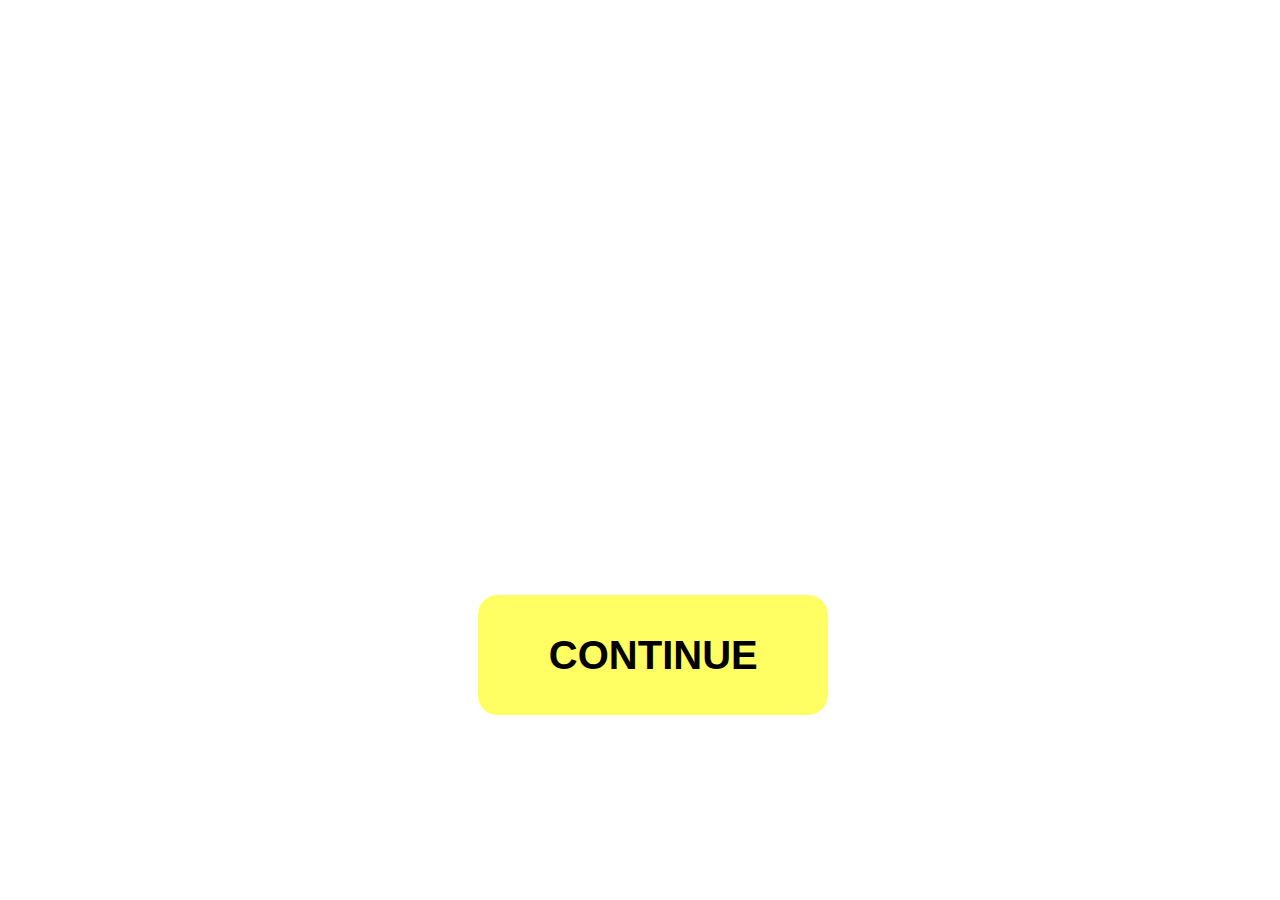
<file: Musical Animals/index.html>
<!DOCTYPE html>
<html lang="en">
<head>
    <meta charset="UTF-8">
    <meta http-equiv="X-UA-Compatible" content="IE=edge">
    <meta name="viewport" content="width=device-width, initial-scale=1.0">
    <title>Musical Animals</title>
    <link rel="stylesheet" href="index_style.css">
    <link rel="preconnect" href="https://fonts.googleapis.com/%22%3E
<link rel="preconnect" href="https://fonts.gstatic.com/" crossorigin>
<link href="https://fonts.googleapis.com/css2?family=Montserrat:wght@700&display=swap" rel="stylesheet">
</head>
<body>
    <h1 class="title">Welcome To Musical</h1>
    <h1 class="title-continued">Zoo</h1>
    <a href="./choices.html">
        <button class="continue">CONTINUE</button>
    </a>
</body>
</html>

<!-- animal beats -->
</file>
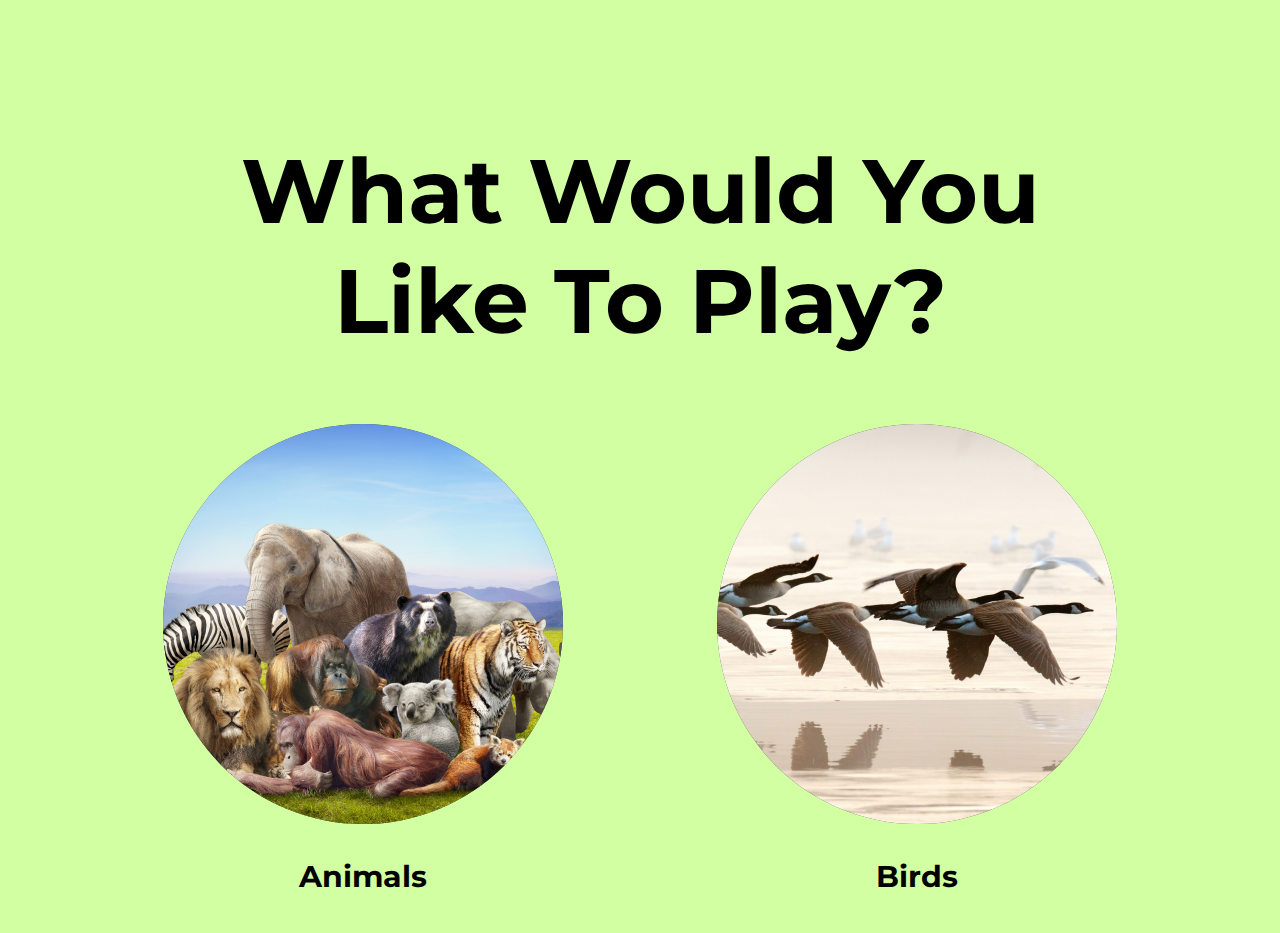
<file: Musical Animals/choices.html>
<!DOCTYPE html>
<html lang="en">
<head>
    <meta charset="UTF-8">
    <meta http-equiv="X-UA-Compatible" content="IE=edge">
    <meta name="viewport" content="width=device-width, initial-scale=1.0">
    <title>Choose</title>
    <link rel="stylesheet" href="choices_style.css">
    <link rel="preconnect" href="https://fonts.googleapis.com/%22%3E
<link rel="preconnect" href="https://fonts.gstatic.com/" crossorigin>
<link href="https://fonts.googleapis.com/css2?family=Montserrat:wght@700&display=swap" rel="stylesheet">
</head>
<body>
        <h3 class="rotate">*rotate your device for much better expericence</h3>
        <h1 class="title">What Would You Like To Play?</h1>
        <div class="opt">
            <div class="animal">
                <a href="./Animals/animals.html"><img src="./images/animals.png" alt="Animals" class="wild"></a>
                <h3 class="an">Animals</h3>
            </div>
            <div class="animal">
                <a href="./Birds/birds.html"><img src="./images/birds.png" alt="Birds" class="wild"></a>
                <h3 class="an">Birds</h3>
            </div>
        </div>
</body>
</html>
</file>
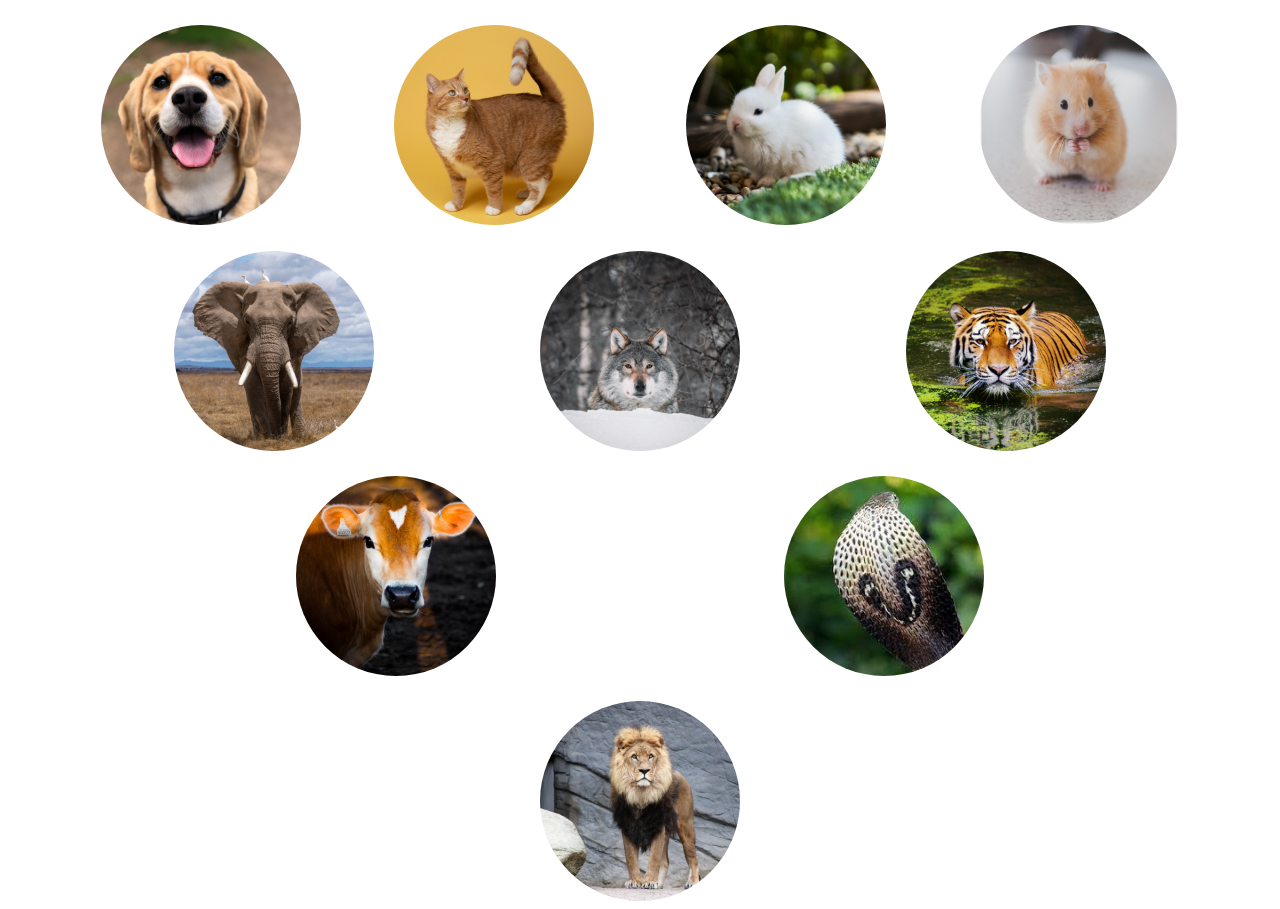
<file: Musical Animals/Animals/animals.html>
<!DOCTYPE html>
<html lang="en">
<head>
    <meta charset="UTF-8">
    <meta http-equiv="X-UA-Compatible" content="IE=edge">
    <meta name="viewport" content="width=device-width, initial-scale=1.0">
    <title>Animals</title>
    <link rel="stylesheet" href="./animals_style.css">
</head>
<body>
    <div class="main1">
        <img onclick="Dog()" class="animals"src="../images/dog.png" alt="dog">
        <img onclick="Cat()" class="animals"src="../images/cat.png" alt="cat">
        <img onclick="Rabbit()" class="animals"src="../images/rabbit.png" alt="rabbit">
        <img onclick="Hamster()" class="animals"src="../images/hhamster.png" alt="hamster">
    </div>

    <div class="main1">
        <img onclick="Elephant()" class="animals"src="../images/elephant.png" alt="elephant">
        <img onclick="Wolf()" class="animals"src="../images/wolf.png" alt="wolf">
        <img onclick="Tiger()" class="animals"src="../images/tiger.png" alt="tiger">
    </div>

    <div class="main1">
        <img onclick="Cow()" class="animals"src="../images/cow.png" alt="cow">
        <img onclick="Snake()" class="animals"src="../images/download.jpeg" alt="snake">
    </div>
    <div class="main1">
        <img onclick="Lion()" class="animals"src="../images/lion.png" alt="lion">

    </div>

    <script src="./animals_index.js"></script>
</body>
</html>
</file>
<file: Musical Animals/index_style.css>
.title{
    text-align: center;
    font-size: 120px;
    font-weight: bold;
    color: white;
    margin-top: 5%;
}

.title-continued{
    text-align: center;
    font-size: 120px;
    font-weight: bold;
    line-height: 0px;
    color: white;
}

.continue{
    float: left;
    margin-left: 40%;
    margin-top: 5%;
    height: 120px;
    width: 350px;
    font-size: 40px;
    font-weight: 550;
    background-color: rgb(255, 255, 100);
    border-radius: 20px;
    cursor: pointer;
    border: none;
}

.continue:hover{
    background-color: yellow;

}

body{
    background-image: url("https://www.treehugger.com/thmb/QolJfOYFmxwIH6Sxv5SBqY8Kq-M=/1885x1414/smart/filters:no_upscale()/GettyImages-1273584292-cbcd5f85f4c646d58f7a7fa158dcaaeb.jpg");
    padding: 10px;
    font-family:  'Montserrat', sans-serif;

}

@media (min-width:2560px) {
    .continue{
        margin-left: 43%;
    }
}

@media (max-width:1440px) {
    .continue{
        margin-left: 37%;
    }
}

@media (max-width:1024px) {
    .continue{
        margin-left: 34%;
        height: 100px;
        width: 300px;
        font-size: 35px;
    }
    .title{
        margin-top: 20%;
        font-size: 100px;
        margin-left: 5px;
        margin-right: 5px;
    }
    .title-continued{
        font-size: 100px;
    }
}

@media (max-width:768px) {
    .continue{
        margin-left: 30%;
        height: 100px;
        width: 300px;
        font-size: 35px;
    }
    .title{
        margin-top: 30%;
        font-size: 80px;
        margin-left: 5px;
        margin-right: 5px;
    }
    .title-continued{
        font-size: 80px;
    }
}

@media (max-width:425px) {
    .continue{
        margin-left: 25%;
        height: 70px;
        width: 200px;
        font-size: 25px;
    }
    .title{
        margin-top: 40%;
        font-size: 60px;
        margin-left: 5px;
        margin-right: 5px;
    }
    .title-continued{
        font-size: 60px;
    }
}

@media (max-width:375px) {
    .continue{
        margin-left: 20%;
        height: 70px;
        width: 200px;
        font-size: 25px;
    }
    .title{
        margin-top: 40%;
        font-size: 50px;
        margin-left: 5px;
        margin-right: 5px;
    }
    .title-continued{
        font-size: 50px;
    }
}

@media (max-width:320px) {
    .continue{
        margin-left: 20%;
        height: 50px;
        width: 180px;
        font-size: 20px;
        border-radius: 15px;
    }
    .title{
        margin-top: 40%;
        font-size: 50px;
        margin-left: 5px;
        margin-right: 5px;
    }
    .title-continued{
        font-size: 50px;
    }
}

@media (max-height:600px) {
    .title{
        margin-top: 10%;
    }
    .continue{
        margin-bottom: 10%;
    }
}
</file>
<file: Musical Animals/choices_style.css>
body{
    background-color: #d3ffa3;
    color: blsck;
    font-family:  'Montserrat', sans-serif;
}

.rotate{
    text-align: center;
    display: none;
}

@media (max-width:425px) {
    .rotate{
        display: inline;
    }
    .opt{
        display: none;
    }
    .title{
        display: none;
    }
    .animals{
        display: none;
    }
}

@media (max-height:541px) {
    .rotate{
        display: none;
    }
    .opt{
        display: inline;
    }
    .title{
        display: inline;
    }
    .animals{
        display: none;
    }
}

.title{
    text-align: center;
    font-size: 90px;
    padding-top: 6%;
    padding-left: 10%;
    padding-right: 10%;
}

.wild{
    height: 400px;
    width: 400px;
    font-size: 40px;
    border: none;
    background-color: darkslategray;
    color: white;
    margin-top: 2%;
    border-radius: 50%;
    cursor: pointer;
}

.opt{
    display: flex;
    justify-content: space-evenly;
}

@media (max-width:1024px) {
    .wild{
        margin-left: 26%;
        
    }
}

@media (max-width:900px) {
    .wild{
        margin-left: 20%;
    }
}

@media (max-width:1024px) {
    .wild{
        height: 300px;
        width: 300px;
        margin-left: 10%;
    }

}

@media (max-width:768px) {
    .wild{
        height: 250px;
        width: 250px;
        margin-left: 10%;
    }
    .title{
        font-size: 80px;
    }
}


@media (max-height:426px) {

    .title{
        font-size: 60px;
    }
    .wild{
        height: 220px;
        width: 220px;
        margin-left: 8%;
    }
}
/* @media (max-width:1440px) {
    .main{
        margin-bottom: 4%;
        padding-bottom: 6%;
        position: absolute;
        top: 10;
    }
} */

.animals{
    display: flex;
    align-items: center;
}

.an{
    text-align: center;
    font-size: 30px;
}

@media (max-width:640px) {
    .title{
        font-size: 30px;
        margin-left: 1%;
        padding-bottom: 10%;
    }
}
</file>
<file: Musical Animals/Animals/animals_style.css>
.animals{
    height: 200px;
    width: 200px;
    border-radius: 50%;
    cursor: pointer;
}

body{
    transition: background-image 1s 10ms;
}

.main1{
    display: flex;
    margin-top: 2%;
    justify-content: space-evenly;
}

@media (max-width:768px) {
    .animals{
        height: 150px;
        width: 150px;
    }
}
</file>
